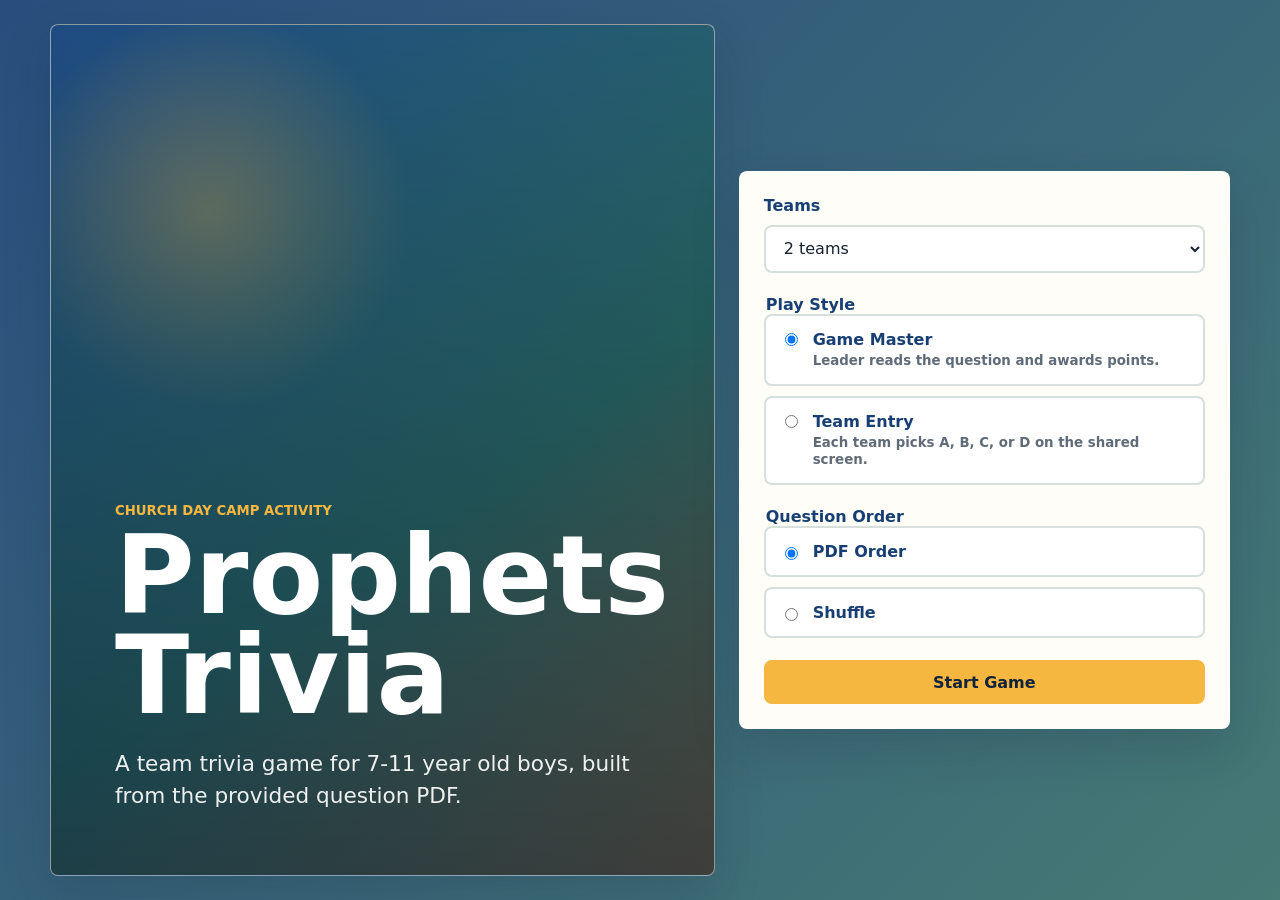
<file: index.html>
<!doctype html>
<html lang="en">
  <head>
    <meta charset="UTF-8" />
    <meta name="viewport" content="width=device-width, initial-scale=1.0" />
    <title>Prophets Trivia Camp Game</title>
    <link rel="stylesheet" href="styles.css?v=music4" />
  </head>
  <body>
    <main class="app-shell">
      <section id="setupView" class="setup-view">
        <div class="brand-panel">
          <p class="eyebrow">Church Day Camp Activity</p>
          <h1>Prophets Trivia</h1>
          <p class="lede">A team trivia game for 7-11 year old boys, built from the provided question PDF.</p>
        </div>

        <form id="setupForm" class="setup-card">
          <div class="field-group">
            <label for="teamCount">Teams</label>
            <select id="teamCount" name="teamCount">
              <option value="2">2 teams</option>
              <option value="3">3 teams</option>
              <option value="4">4 teams</option>
            </select>
          </div>

          <fieldset class="field-group">
            <legend>Play Style</legend>
            <label class="radio-card">
              <input type="radio" name="mode" value="host" checked />
              <span>
                <strong>Game Master</strong>
                <small>Leader reads the question and awards points.</small>
              </span>
            </label>
            <label class="radio-card">
              <input type="radio" name="mode" value="teams" />
              <span>
                <strong>Team Entry</strong>
                <small>Each team picks A, B, C, or D on the shared screen.</small>
              </span>
            </label>
          </fieldset>

          <fieldset class="field-group">
            <legend>Question Order</legend>
            <label class="radio-card compact">
              <input type="radio" name="order" value="standard" checked />
              <span><strong>PDF Order</strong></span>
            </label>
            <label class="radio-card compact">
              <input type="radio" name="order" value="shuffle" />
              <span><strong>Shuffle</strong></span>
            </label>
          </fieldset>

          <button class="primary-button" type="submit">Start Game</button>
        </form>
      </section>

      <section id="gameView" class="game-view hidden" aria-live="polite">
        <header class="topbar">
          <div>
            <p id="roundLabel" class="eyebrow">Question 1 of 40</p>
            <h2 id="gameTitle">Prophets Trivia</h2>
          </div>
          <div class="topbar-actions">
            <button id="musicButton" class="ghost-button" type="button">Turn Music On</button>
            <button id="resetButton" class="ghost-button" type="button">New Game</button>
          </div>
        </header>

        <aside id="scoreboard" class="scoreboard"></aside>

        <section class="question-stage">
          <div class="question-header">
            <span id="partLabel" class="part-pill">Ancient Prophets</span>
          </div>
          <p id="questionText" class="question-text"></p>
          <div id="choices" class="choices"></div>
        </section>

        <section id="teamEntryPanel" class="team-entry-panel hidden"></section>
        <section id="hostPanel" class="host-panel"></section>

        <footer class="controls">
          <button id="prevButton" class="secondary-button" type="button">Back</button>
          <button id="revealButton" class="primary-button" type="button">Reveal Answer</button>
          <button id="nextButton" class="secondary-button" type="button">Next</button>
        </footer>
      </section>
    </main>

    <script src="app.js?v=music4"></script>
  </body>
</html>
</file>
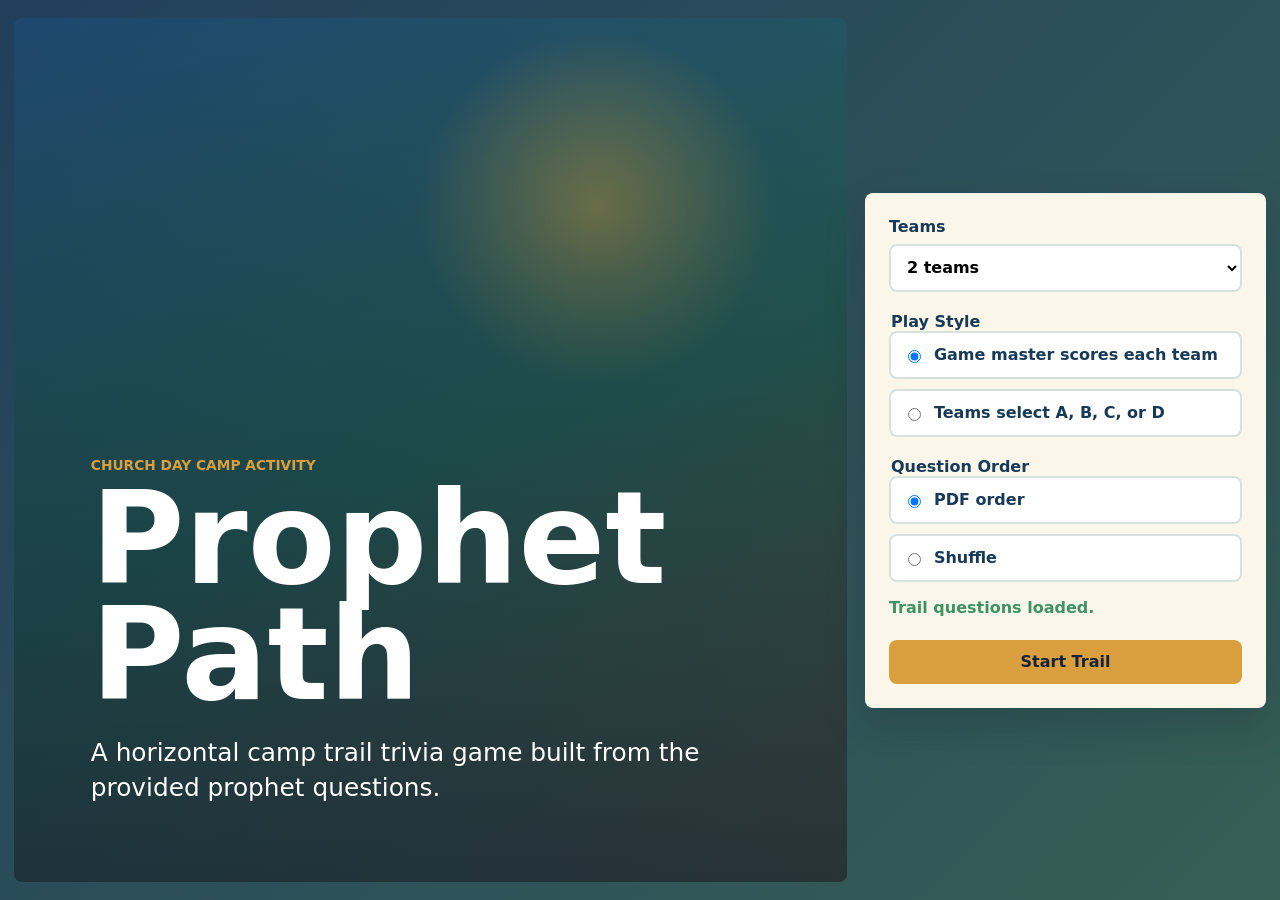
<file: prophet-path-game/index.html>
<!doctype html>
<html lang="en">
  <head>
    <meta charset="UTF-8" />
    <meta name="viewport" content="width=device-width, initial-scale=1.0" />
    <title>Prophet Path Camp Game</title>
    <link rel="stylesheet" href="styles.css" />
  </head>
  <body>
    <main class="shell">
      <section id="setupView" class="setup-view">
        <div class="hero">
          <p class="eyebrow">Church Day Camp Activity</p>
          <h1>Prophet Path</h1>
          <p>A horizontal camp trail trivia game built from the provided prophet questions.</p>
        </div>

        <form id="setupForm" class="setup-panel">
          <label>
            Teams
            <select id="teamCount" name="teamCount">
              <option value="2">2 teams</option>
              <option value="3">3 teams</option>
              <option value="4">4 teams</option>
            </select>
          </label>

          <fieldset>
            <legend>Play Style</legend>
            <label class="choice-row">
              <input type="radio" name="mode" value="host" checked />
              <span>Game master scores each team</span>
            </label>
            <label class="choice-row">
              <input type="radio" name="mode" value="teams" />
              <span>Teams select A, B, C, or D</span>
            </label>
          </fieldset>

          <fieldset>
            <legend>Question Order</legend>
            <label class="choice-row">
              <input type="radio" name="order" value="standard" checked />
              <span>PDF order</span>
            </label>
            <label class="choice-row">
              <input type="radio" name="order" value="shuffle" />
              <span>Shuffle</span>
            </label>
          </fieldset>

          <p id="loadStatus" class="load-status">Loading trail questions...</p>
          <button id="startButton" class="primary" type="submit" disabled>Start Trail</button>
        </form>
      </section>

      <section id="gameView" class="game-view hidden">
        <header class="hud">
          <div>
            <p id="stopLabel" class="eyebrow">Stop 1 of 40</p>
            <h2>Prophet Path</h2>
          </div>
          <div id="scoreboard" class="scoreboard"></div>
          <button id="newGameButton" class="ghost" type="button">New Game</button>
        </header>

        <section class="trail-frame">
          <div id="trail" class="trail"></div>
        </section>

        <article class="question-card">
          <div class="question-topline">
            <span id="partLabel">Ancient Prophets</span>
            <span id="phaseLabel">Explore the scene</span>
          </div>
          <p id="questionText" class="question-text"></p>
          <div id="choices" class="answers"></div>
          <div id="teamPanel" class="team-panel"></div>
        </article>

        <footer class="controls">
          <button id="backButton" class="secondary" type="button">Back</button>
          <button id="askButton" class="primary" type="button">Ask Question</button>
          <button id="revealButton" class="primary muted" type="button">Reveal Answer</button>
          <button id="nextButton" class="secondary" type="button">Next Stop</button>
        </footer>
      </section>
    </main>

    <script src="questions.js?v=startup2"></script>
    <script src="app.js?v=startup2"></script>
  </body>
</html>
</file>
<file: styles.css>
:root {
  --navy: #173f73;
  --blue: #2f6fad;
  --gold: #f5b73f;
  --green: #3a8f63;
  --cream: #f7f1df;
  --paper: #fffdf7;
  --ink: #172131;
  --muted: #5f6b78;
  --line: #d7dfdc;
  --red: #b34b3f;
  --shadow: 0 18px 48px rgba(20, 35, 55, 0.18);
}

* {
  box-sizing: border-box;
}

body {
  margin: 0;
  min-height: 100vh;
  color: var(--ink);
  font-family: Avenir, "Avenir Next", system-ui, -apple-system, BlinkMacSystemFont, "Segoe UI", sans-serif;
  background:
    linear-gradient(135deg, rgba(23, 63, 115, 0.92), rgba(44, 103, 97, 0.88)),
    repeating-linear-gradient(45deg, rgba(255,255,255,0.08) 0 2px, transparent 2px 16px);
}

button,
select {
  font: inherit;
}

.app-shell {
  width: min(1180px, calc(100vw - 28px));
  margin: 0 auto;
  padding: 24px 0;
}

.hidden {
  display: none !important;
}

.setup-view {
  min-height: calc(100vh - 48px);
  display: grid;
  grid-template-columns: minmax(0, 1.15fr) minmax(320px, 0.85fr);
  gap: 24px;
  align-items: stretch;
}

.brand-panel,
.setup-card,
.question-stage,
.team-entry-panel,
.host-panel,
.scoreboard {
  background: var(--paper);
  border: 1px solid rgba(255,255,255,0.48);
  box-shadow: var(--shadow);
}

.brand-panel {
  display: flex;
  flex-direction: column;
  justify-content: flex-end;
  min-height: 520px;
  padding: clamp(28px, 6vw, 64px);
  color: white;
  background:
    linear-gradient(rgba(23, 63, 115, 0.20), rgba(12, 35, 62, 0.66)),
    radial-gradient(circle at 24% 22%, rgba(245, 183, 63, 0.42), transparent 24%),
    linear-gradient(145deg, #214e86 0%, #2e745f 58%, #9f7132 100%);
  border-radius: 8px;
  overflow: hidden;
}

.eyebrow {
  margin: 0 0 8px;
  color: var(--gold);
  font-size: 0.83rem;
  font-weight: 800;
  letter-spacing: 0;
  text-transform: uppercase;
}

h1,
h2 {
  margin: 0;
  letter-spacing: 0;
}

h1 {
  max-width: 8ch;
  font-size: clamp(3rem, 9vw, 6.8rem);
  line-height: 0.92;
}

.lede {
  max-width: 560px;
  margin: 22px 0 0;
  color: rgba(255,255,255,0.92);
  font-size: clamp(1.05rem, 2vw, 1.35rem);
  line-height: 1.45;
}

.setup-card {
  padding: 24px;
  border-radius: 8px;
  align-self: center;
}

.field-group {
  display: grid;
  gap: 10px;
  margin: 0 0 22px;
  padding: 0;
  border: 0;
}

.field-group label,
.field-group legend {
  color: var(--navy);
  font-weight: 800;
}

select {
  width: 100%;
  min-height: 48px;
  padding: 0 14px;
  border: 2px solid var(--line);
  border-radius: 8px;
  background: white;
  color: var(--ink);
}

.radio-card {
  display: flex;
  gap: 12px;
  align-items: flex-start;
  padding: 14px;
  border: 2px solid var(--line);
  border-radius: 8px;
  background: white;
  cursor: pointer;
}

.radio-card input {
  margin-top: 3px;
}

.radio-card small {
  display: block;
  margin-top: 3px;
  color: var(--muted);
  font-weight: 600;
  line-height: 1.35;
}

.radio-card.compact {
  align-items: center;
}

.primary-button,
.secondary-button,
.ghost-button,
.answer-button,
.score-button {
  min-height: 44px;
  border: 0;
  border-radius: 8px;
  font-weight: 900;
  cursor: pointer;
}

.primary-button {
  width: 100%;
  padding: 0 18px;
  color: #10233d;
  background: var(--gold);
}

.secondary-button,
.ghost-button {
  padding: 0 18px;
  color: white;
  background: var(--navy);
}

.ghost-button {
  background: rgba(255,255,255,0.16);
  border: 1px solid rgba(255,255,255,0.38);
}

.game-view {
  display: grid;
  gap: 16px;
}

.topbar {
  display: flex;
  justify-content: space-between;
  gap: 16px;
  align-items: center;
  padding: 18px 20px;
  color: white;
  background: rgba(11, 34, 61, 0.72);
  border-radius: 8px;
}

.topbar-actions {
  display: flex;
  flex-wrap: wrap;
  gap: 8px;
  justify-content: flex-end;
}

.topbar h2 {
  font-size: clamp(1.6rem, 4vw, 2.5rem);
}

.scoreboard {
  display: grid;
  grid-template-columns: repeat(4, minmax(0, 1fr));
  gap: 10px;
  padding: 12px;
  border-radius: 8px;
}

.score-card {
  display: grid;
  gap: 8px;
  padding: 14px;
  border-radius: 8px;
  background: #eef6f3;
  border: 2px solid #c7ddd4;
}

.score-card h3 {
  margin: 0;
  color: var(--navy);
  font-size: 1rem;
}

.score-card strong {
  font-size: 2rem;
  line-height: 1;
}

.score-tools {
  display: grid;
  grid-template-columns: 1fr 1fr;
  gap: 6px;
}

.score-button {
  min-height: 34px;
  color: white;
  background: var(--blue);
}

.score-button.minus {
  background: var(--red);
}

.question-stage {
  min-height: 330px;
  padding: clamp(18px, 4vw, 34px);
  border-radius: 8px;
}

.question-header {
  display: flex;
  flex-wrap: wrap;
  gap: 10px;
  align-items: center;
  margin-bottom: 18px;
}

.part-pill {
  display: inline-flex;
  min-height: 34px;
  align-items: center;
  padding: 0 12px;
  border-radius: 999px;
  font-weight: 900;
}

.part-pill {
  color: white;
  background: var(--navy);
}

.question-text {
  margin: 0 0 24px;
  font-size: clamp(1.45rem, 3.5vw, 2.45rem);
  line-height: 1.18;
  font-weight: 850;
}

.choices {
  display: grid;
  grid-template-columns: 1fr 1fr;
  gap: 10px;
}

.choice {
  min-height: 72px;
  display: flex;
  align-items: center;
  gap: 12px;
  padding: 14px;
  border: 2px solid var(--line);
  border-radius: 8px;
  background: white;
  font-size: clamp(1rem, 2.2vw, 1.25rem);
  font-weight: 800;
}

.choice .letter {
  flex: 0 0 auto;
  display: grid;
  place-items: center;
  width: 36px;
  height: 36px;
  color: white;
  background: var(--blue);
  border-radius: 8px;
}

.choice.correct {
  border-color: #89c9a5;
  background: #dff2e7;
}

.choice.correct .letter {
  background: var(--green);
}

.team-entry-panel,
.host-panel {
  padding: 16px;
  border-radius: 8px;
}

.team-entry-grid,
.host-grid {
  display: grid;
  grid-template-columns: repeat(4, minmax(0, 1fr));
  gap: 12px;
}

.team-box,
.host-box {
  display: grid;
  gap: 10px;
  padding: 12px;
  border: 2px solid var(--line);
  border-radius: 8px;
  background: white;
}

.team-box h3,
.host-box h3 {
  margin: 0;
  color: var(--navy);
  font-size: 1rem;
}

.answer-buttons {
  display: grid;
  grid-template-columns: repeat(4, 1fr);
  gap: 6px;
}

.answer-button {
  color: white;
  background: var(--blue);
}

.answer-button.selected {
  color: #10233d;
  background: var(--gold);
}

.answer-button.correct-pick {
  background: var(--green);
}

.answer-button.wrong-pick {
  background: var(--red);
}

.host-actions {
  display: grid;
  grid-template-columns: 1fr 1fr;
  gap: 8px;
}

.host-actions button {
  min-height: 38px;
}

.mark-correct {
  background: var(--green);
  color: white;
}

.mark-wrong {
  background: var(--red);
  color: white;
}

.controls {
  display: grid;
  grid-template-columns: 1fr 1.4fr 1fr;
  gap: 10px;
}

.controls .primary-button {
  min-height: 52px;
}

@media (max-width: 860px) {
  .setup-view {
    grid-template-columns: 1fr;
  }

  .brand-panel {
    min-height: 360px;
  }

  .scoreboard,
  .team-entry-grid,
  .host-grid {
    grid-template-columns: repeat(2, minmax(0, 1fr));
  }
}

@media (max-width: 620px) {
  .app-shell {
    width: min(100vw - 18px, 1180px);
    padding: 9px 0;
  }

  .topbar,
  .controls {
    grid-template-columns: 1fr;
  }

  .topbar {
    display: grid;
  }

  .topbar-actions {
    justify-content: stretch;
  }

  .topbar-actions button {
    flex: 1 1 140px;
  }

  .choices,
  .scoreboard,
  .team-entry-grid,
  .host-grid {
    grid-template-columns: 1fr;
  }

  .question-text {
    font-size: 1.35rem;
  }
}
</file>
<file: prophet-path-game/styles.css>
:root {
  --navy: #173a58;
  --deep: #10283f;
  --lake: #397b94;
  --pine: #355f4d;
  --grass: #6f8f59;
  --gold: #d99f3f;
  --paper: #fbf6ea;
  --ink: #162033;
  --line: #d8e2dc;
  --red: #b64a3d;
  --green: #3f9365;
}

* {
  box-sizing: border-box;
}

body {
  margin: 0;
  min-height: 100vh;
  color: var(--ink);
  font-family: Avenir, "Avenir Next", system-ui, -apple-system, BlinkMacSystemFont, "Segoe UI", sans-serif;
  background: linear-gradient(135deg, #213f5c, #365f56);
}

button,
select {
  font: inherit;
}

button:disabled {
  opacity: 0.55;
  cursor: not-allowed;
}

.shell {
  width: min(100vw - 28px, 1680px);
  margin: 0 auto;
  padding: 18px 0;
}

.hidden {
  display: none !important;
}

.setup-view {
  min-height: calc(100vh - 36px);
  display: grid;
  grid-template-columns: 1.35fr 0.65fr;
  gap: 18px;
  align-items: stretch;
}

.hero {
  display: flex;
  flex-direction: column;
  justify-content: flex-end;
  padding: clamp(32px, 6vw, 84px);
  color: white;
  border-radius: 8px;
  background:
    linear-gradient(rgba(12, 34, 55, 0.22), rgba(12, 34, 55, 0.78)),
    radial-gradient(circle at 70% 22%, rgba(244, 184, 63, 0.55), transparent 20%),
    linear-gradient(160deg, #24527f 0%, #2f715a 52%, #8a6b3a 100%);
}

.hero h1 {
  max-width: 9ch;
  margin: 0;
  font-size: clamp(4rem, 10vw, 8.5rem);
  line-height: 0.9;
  letter-spacing: 0;
}

.hero p:last-child {
  max-width: 760px;
  margin: 24px 0 0;
  font-size: clamp(1.15rem, 2vw, 1.55rem);
  line-height: 1.4;
}

.eyebrow {
  margin: 0 0 8px;
  color: var(--gold);
  font-size: 0.86rem;
  font-weight: 900;
  text-transform: uppercase;
  letter-spacing: 0;
}

.setup-panel,
.question-card,
.hud,
.controls {
  border-radius: 8px;
  box-shadow: 0 18px 42px rgba(9, 25, 42, 0.2);
}

.setup-panel {
  align-self: center;
  display: grid;
  gap: 20px;
  padding: 24px;
  background: var(--paper);
}

.setup-panel label,
.setup-panel legend {
  color: var(--navy);
  font-weight: 900;
}

select {
  display: block;
  width: 100%;
  min-height: 48px;
  margin-top: 8px;
  padding: 0 12px;
  border: 2px solid var(--line);
  border-radius: 8px;
  background: white;
}

fieldset {
  display: grid;
  gap: 10px;
  margin: 0;
  padding: 0;
  border: 0;
}

.choice-row {
  display: flex;
  align-items: center;
  gap: 10px;
  min-height: 48px;
  padding: 10px 12px;
  border: 2px solid var(--line);
  border-radius: 8px;
  background: white;
}

.load-status {
  min-height: 22px;
  margin: -4px 0 0;
  color: #5f6b78;
  font-weight: 800;
}

.load-status.ready {
  color: var(--green);
}

.load-status.error {
  color: var(--red);
}

.primary,
.secondary,
.ghost,
.score-button,
.answer-button,
.mark-button {
  min-height: 44px;
  border: 0;
  border-radius: 8px;
  font-weight: 900;
  cursor: pointer;
}

.primary {
  color: #12233a;
  background: var(--gold);
}

.primary.muted {
  background: #ffd879;
}

.secondary {
  color: white;
  background: var(--navy);
}

.ghost {
  padding: 0 18px;
  color: white;
  background: rgba(255,255,255,0.16);
  border: 1px solid rgba(255,255,255,0.42);
}

.game-view {
  min-height: calc(100vh - 36px);
  display: grid;
  grid-template-rows: auto minmax(430px, 1fr) auto auto;
  gap: 12px;
}

.hud {
  display: grid;
  grid-template-columns: minmax(260px, 0.8fr) minmax(360px, 1.4fr) auto;
  gap: 14px;
  align-items: center;
  padding: 14px 18px;
  color: white;
  background: rgba(12, 34, 55, 0.88);
}

.hud h2 {
  margin: 0;
  font-size: clamp(1.8rem, 3vw, 3rem);
  letter-spacing: 0;
}

.scoreboard {
  display: grid;
  grid-template-columns: repeat(4, minmax(0, 1fr));
  gap: 8px;
}

.score-card {
  padding: 10px;
  border-radius: 8px;
  color: var(--ink);
  background: #eef6f1;
}

.score-card strong {
  display: block;
  font-size: 1.7rem;
}

.score-tools {
  display: grid;
  grid-template-columns: 1fr 1fr;
  gap: 5px;
}

.score-button {
  min-height: 30px;
  color: white;
  background: #3377b5;
}

.score-button.minus {
  background: var(--red);
}

.trail-frame {
  position: relative;
  min-height: 0;
  overflow: hidden;
  border-radius: 8px;
  background: #739971;
  box-shadow: 0 18px 42px rgba(9, 25, 42, 0.2);
}

.trail {
  height: 100%;
  min-height: 500px;
  display: flex;
  transition: transform 700ms ease;
}

.stop {
  position: relative;
  flex: 0 0 100%;
  min-width: 100%;
  overflow: hidden;
}

.scene-svg {
  width: 100%;
  height: 100%;
  display: block;
}

.question-card {
  min-height: 245px;
  padding: 18px 22px;
  background: rgba(251, 246, 234, 0.98);
  border: 2px solid rgba(255,255,255,0.72);
}

.question-topline {
  display: flex;
  gap: 10px;
  align-items: center;
  margin-bottom: 12px;
}

.question-topline span {
  display: inline-flex;
  align-items: center;
  min-height: 32px;
  padding: 0 12px;
  border-radius: 999px;
  color: white;
  background: var(--navy);
  font-weight: 900;
}

#phaseLabel {
  color: #392600;
  background: #ffe2a0;
}

.question-text {
  margin: 0 0 14px;
  font-size: clamp(1.25rem, 2vw, 1.9rem);
  line-height: 1.18;
  font-weight: 900;
}

.answers {
  display: grid;
  grid-template-columns: repeat(4, minmax(0, 1fr));
  gap: 8px;
}

.answer {
  min-height: 54px;
  display: flex;
  gap: 10px;
  align-items: center;
  padding: 10px;
  border: 2px solid var(--line);
  border-radius: 8px;
  background: white;
  font-weight: 900;
}

.answer b {
  display: grid;
  place-items: center;
  width: 32px;
  height: 32px;
  color: white;
  border-radius: 8px;
  background: #3478b4;
}

.answer.correct {
  background: #ddf1e5;
  border-color: #82c7a0;
}

.answer.correct b {
  background: var(--green);
}

.team-panel {
  display: grid;
  grid-template-columns: repeat(4, minmax(0, 1fr));
  gap: 8px;
  margin-top: 12px;
}

.team-box {
  display: grid;
  gap: 8px;
  padding: 10px;
  border: 2px solid var(--line);
  border-radius: 8px;
  background: white;
}

.team-box h3 {
  margin: 0;
  color: var(--navy);
  font-size: 1rem;
}

.answer-buttons,
.mark-buttons {
  display: grid;
  grid-template-columns: repeat(4, 1fr);
  gap: 5px;
}

.mark-buttons {
  grid-template-columns: 1fr 1fr;
}

.answer-button {
  color: white;
  background: #3377b5;
}

.answer-button.selected {
  color: #172033;
  background: var(--gold);
}

.answer-button.correct-pick,
.mark-button.correct {
  color: white;
  background: var(--green);
}

.answer-button.wrong-pick,
.mark-button.wrong {
  color: white;
  background: var(--red);
}

.controls {
  display: grid;
  grid-template-columns: 1fr 1.2fr 1.2fr 1fr;
  gap: 10px;
}

.controls button {
  min-height: 58px;
  font-size: 1.1rem;
}

@media (max-width: 980px) {
  .setup-view,
  .hud {
    grid-template-columns: 1fr;
  }

  .game-view {
    grid-template-rows: auto minmax(380px, 1fr) auto auto;
  }

  .answers,
  .team-panel,
  .scoreboard {
    grid-template-columns: repeat(2, minmax(0, 1fr));
  }
}
</file>
